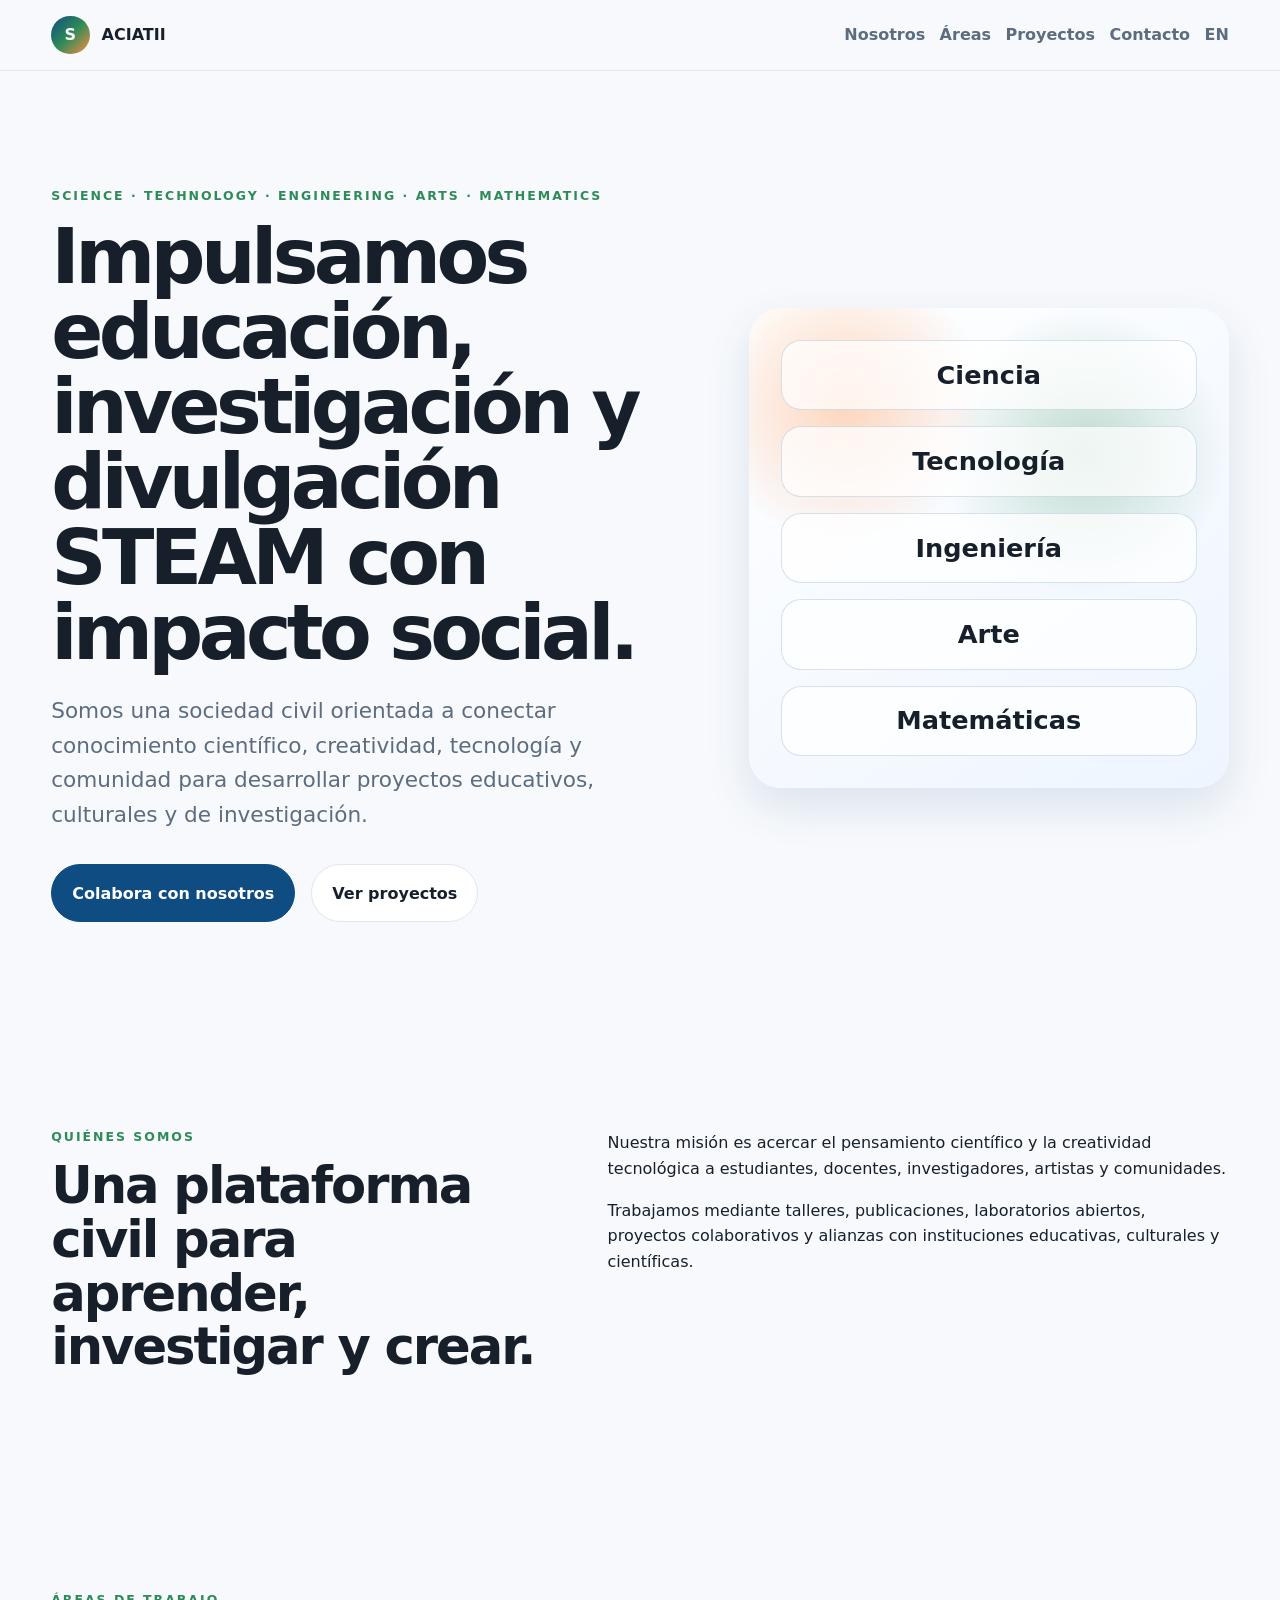
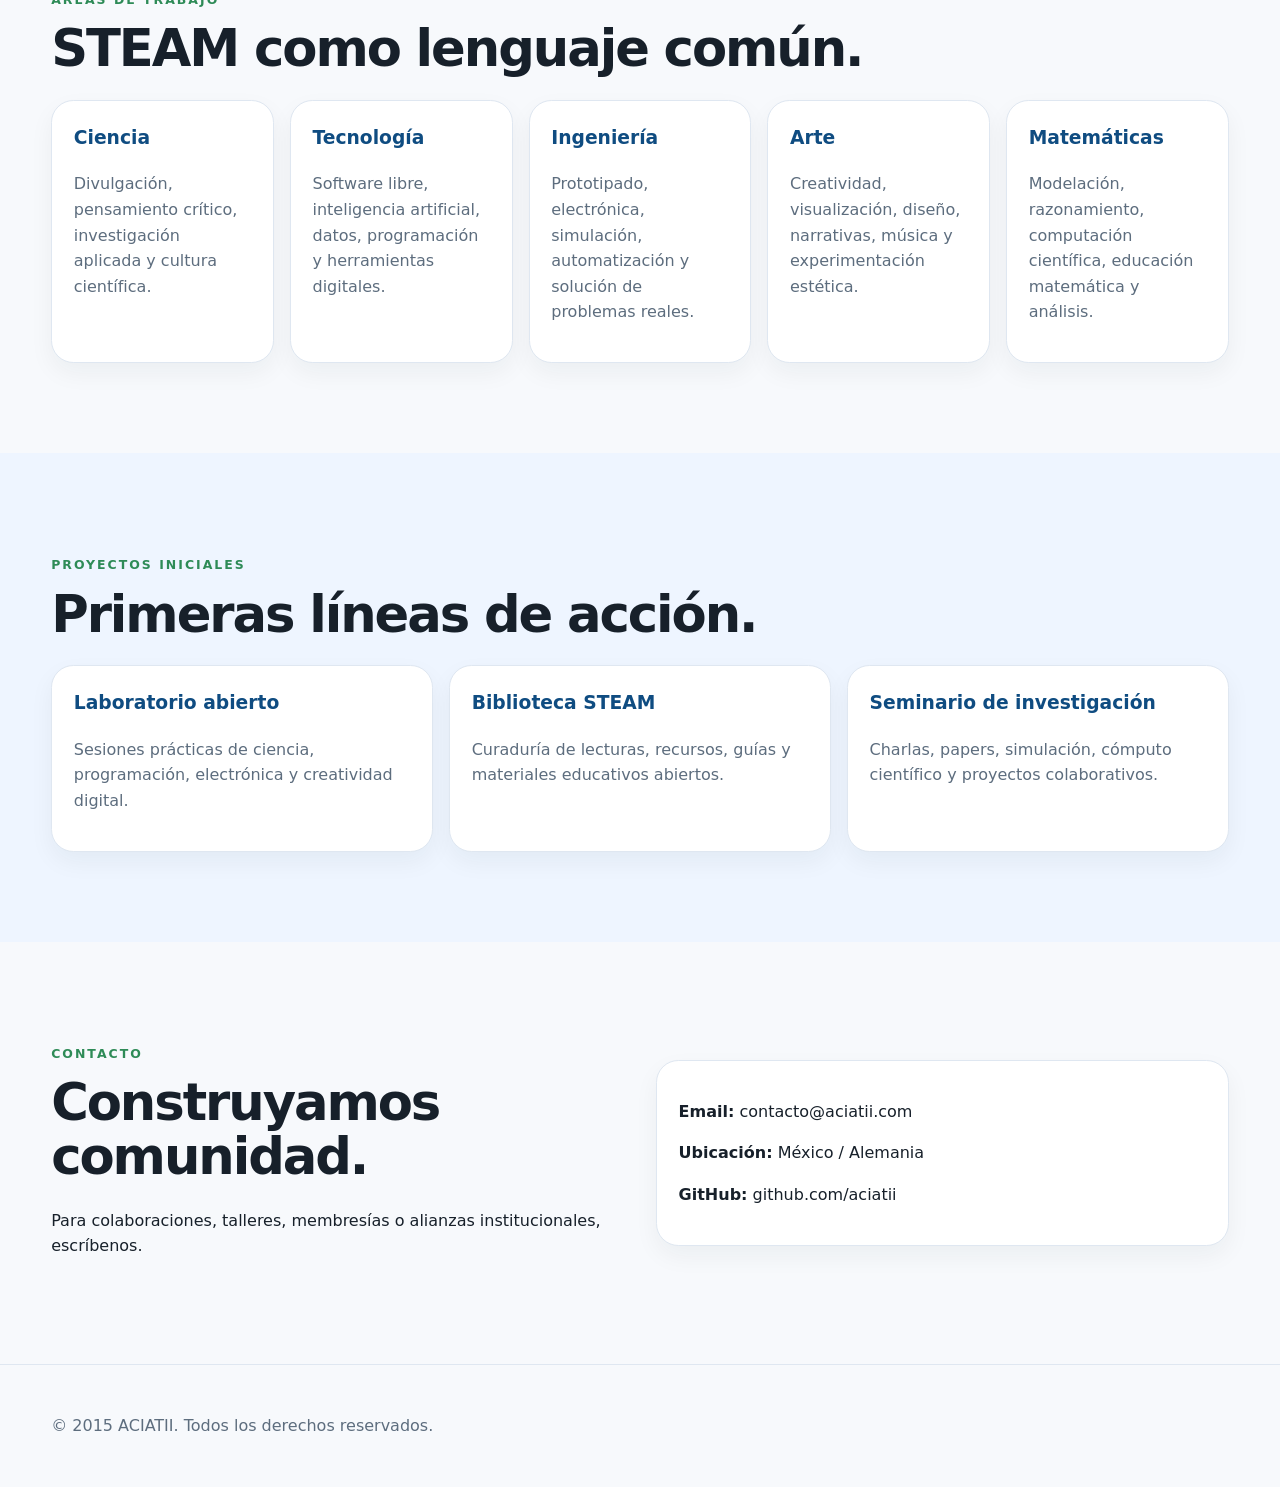
<file: steam-civil-site/index.html>
<!doctype html>
<html lang="es">
<head>
  <meta charset="utf-8" />
  <meta name="viewport" content="width=device-width, initial-scale=1" />
  <title>ACIATII</title>
  <meta name="description" content="Sociedad civil dedicada a ciencia, tecnología, ingeniería, matemáticas y arte." />
  <link rel="stylesheet" href="assets/styles.css" />
</head>
<body>
  <header class="site-header">
    <a class="brand" href="index.html">
      <span class="logo-mark">S</span>
      <span>ACIATII</span>
    </a>
    <nav>
      <a href="#nosotros">Nosotros</a>
      <a href="#areas">Áreas</a>
      <a href="#proyectos">Proyectos</a>
      <a href="#contacto">Contacto</a>
      <a href="en/">EN</a>
    </nav>
  </header>

  <main>
    <section class="hero">
      <div class="hero-content">
        <p class="eyebrow">Science · Technology · Engineering · Arts · Mathematics</p>
        <h1>Impulsamos educación, investigación y divulgación STEAM con impacto social.</h1>
        <p class="lead">Somos una sociedad civil orientada a conectar conocimiento científico, creatividad, tecnología y comunidad para desarrollar proyectos educativos, culturales y de investigación.</p>
        <div class="actions">
          <a class="button primary" href="#contacto">Colabora con nosotros</a>
          <a class="button secondary" href="#proyectos">Ver proyectos</a>
        </div>
      </div>
      <div class="hero-card" aria-label="Resumen de áreas STEAM">
        <span>Ciencia</span>
        <span>Tecnología</span>
        <span>Ingeniería</span>
        <span>Arte</span>
        <span>Matemáticas</span>
      </div>
    </section>

    <section id="nosotros" class="section two-column">
      <div>
        <p class="eyebrow">Quiénes somos</p>
        <h2>Una plataforma civil para aprender, investigar y crear.</h2>
      </div>
      <div>
        <p>Nuestra misión es acercar el pensamiento científico y la creatividad tecnológica a estudiantes, docentes, investigadores, artistas y comunidades.</p>
        <p>Trabajamos mediante talleres, publicaciones, laboratorios abiertos, proyectos colaborativos y alianzas con instituciones educativas, culturales y científicas.</p>
      </div>
    </section>

    <section id="areas" class="section">
      <p class="eyebrow">Áreas de trabajo</p>
      <h2>STEAM como lenguaje común.</h2>
      <div class="grid cards">
        <article><h3>Ciencia</h3><p>Divulgación, pensamiento crítico, investigación aplicada y cultura científica.</p></article>
        <article><h3>Tecnología</h3><p>Software libre, inteligencia artificial, datos, programación y herramientas digitales.</p></article>
        <article><h3>Ingeniería</h3><p>Prototipado, electrónica, simulación, automatización y solución de problemas reales.</p></article>
        <article><h3>Arte</h3><p>Creatividad, visualización, diseño, narrativas, música y experimentación estética.</p></article>
        <article><h3>Matemáticas</h3><p>Modelación, razonamiento, computación científica, educación matemática y análisis.</p></article>
      </div>
    </section>

    <section id="proyectos" class="section highlight">
      <p class="eyebrow">Proyectos iniciales</p>
      <h2>Primeras líneas de acción.</h2>
      <div class="grid projects">
        <article><h3>Laboratorio abierto</h3><p>Sesiones prácticas de ciencia, programación, electrónica y creatividad digital.</p></article>
        <article><h3>Biblioteca STEAM</h3><p>Curaduría de lecturas, recursos, guías y materiales educativos abiertos.</p></article>
        <article><h3>Seminario de investigación</h3><p>Charlas, papers, simulación, cómputo científico y proyectos colaborativos.</p></article>
      </div>
    </section>

    <section id="contacto" class="section contact">
      <div>
        <p class="eyebrow">Contacto</p>
        <h2>Construyamos comunidad.</h2>
        <p>Para colaboraciones, talleres, membresías o alianzas institucionales, escríbenos.</p>
      </div>
      <div class="contact-card">
        <p><strong>Email:</strong> contacto@aciatii.com</p>
        <p><strong>Ubicación:</strong> México / Alemania</p>
        <p><strong>GitHub:</strong> github.com/aciatii</p>
      </div>
    </section>
  </main>

  <footer>
    <p>© <span id="year"></span>2015 ACIATII. Todos los derechos reservados.
</p>
  </footer>
</body>
</html>
</file>
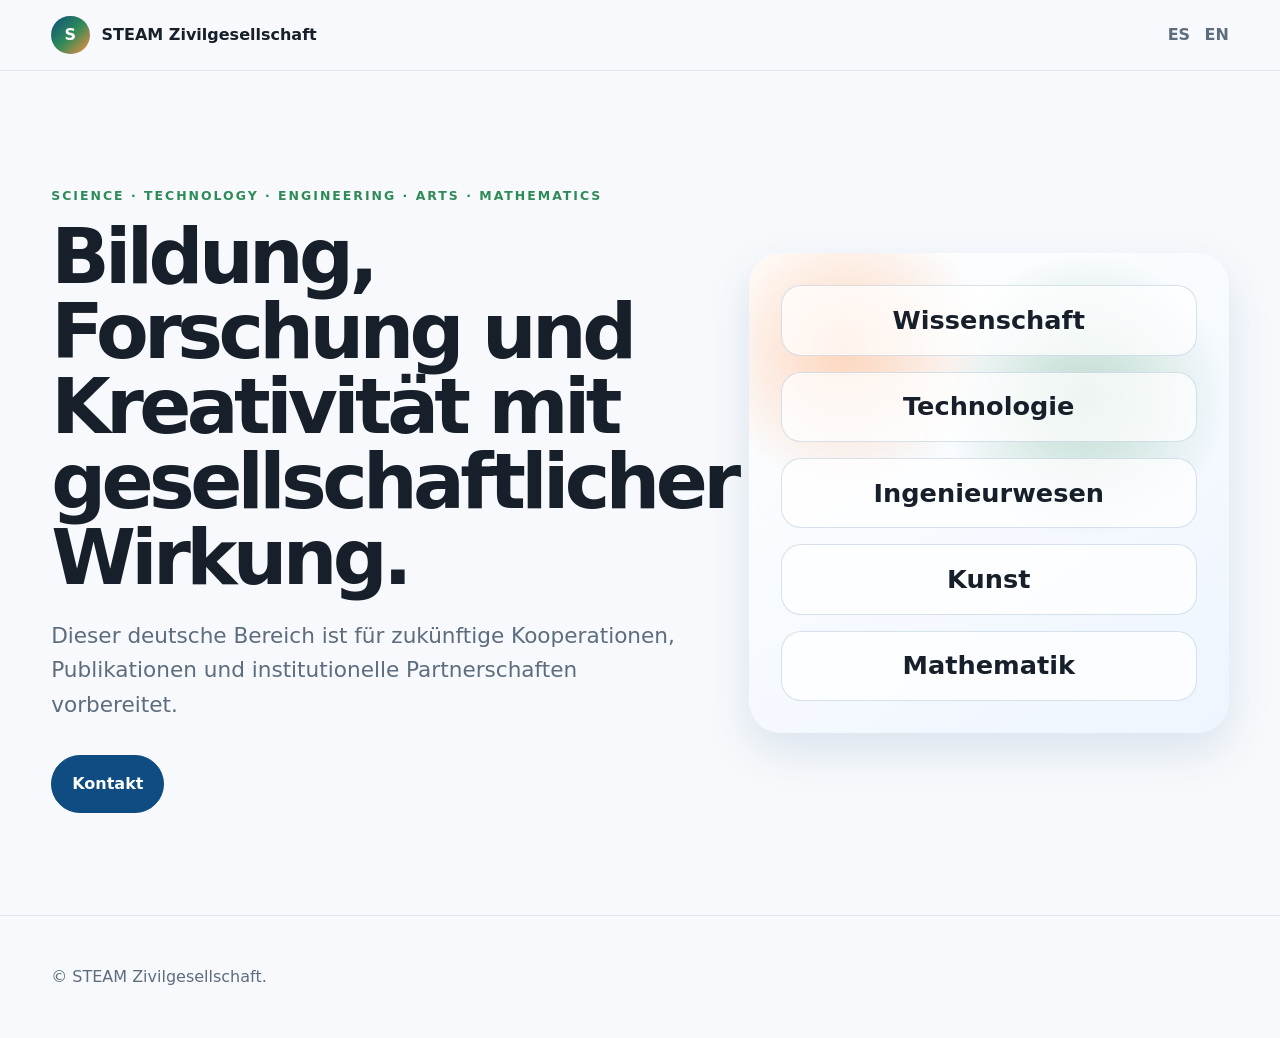
<file: steam-civil-site/de/index.html>
<!doctype html><html lang="de"><head><meta charset="utf-8"><meta name="viewport" content="width=device-width, initial-scale=1"><title>STEAM Zivilgesellschaft</title><link rel="stylesheet" href="../assets/styles.css"></head><body><header class="site-header"><a class="brand" href="../index.html"><span class="logo-mark">S</span><span>STEAM Zivilgesellschaft</span></a><nav><a href="../index.html">ES</a><a href="../en/">EN</a></nav></header><main><section class="hero"><div class="hero-content"><p class="eyebrow">Science · Technology · Engineering · Arts · Mathematics</p><h1>Bildung, Forschung und Kreativität mit gesellschaftlicher Wirkung.</h1><p class="lead">Dieser deutsche Bereich ist für zukünftige Kooperationen, Publikationen und institutionelle Partnerschaften vorbereitet.</p><div class="actions"><a class="button primary" href="mailto:contacto@tudominio.org">Kontakt</a></div></div><div class="hero-card"><span>Wissenschaft</span><span>Technologie</span><span>Ingenieurwesen</span><span>Kunst</span><span>Mathematik</span></div></section></main><footer><p>© STEAM Zivilgesellschaft.</p></footer></body></html>
</file>
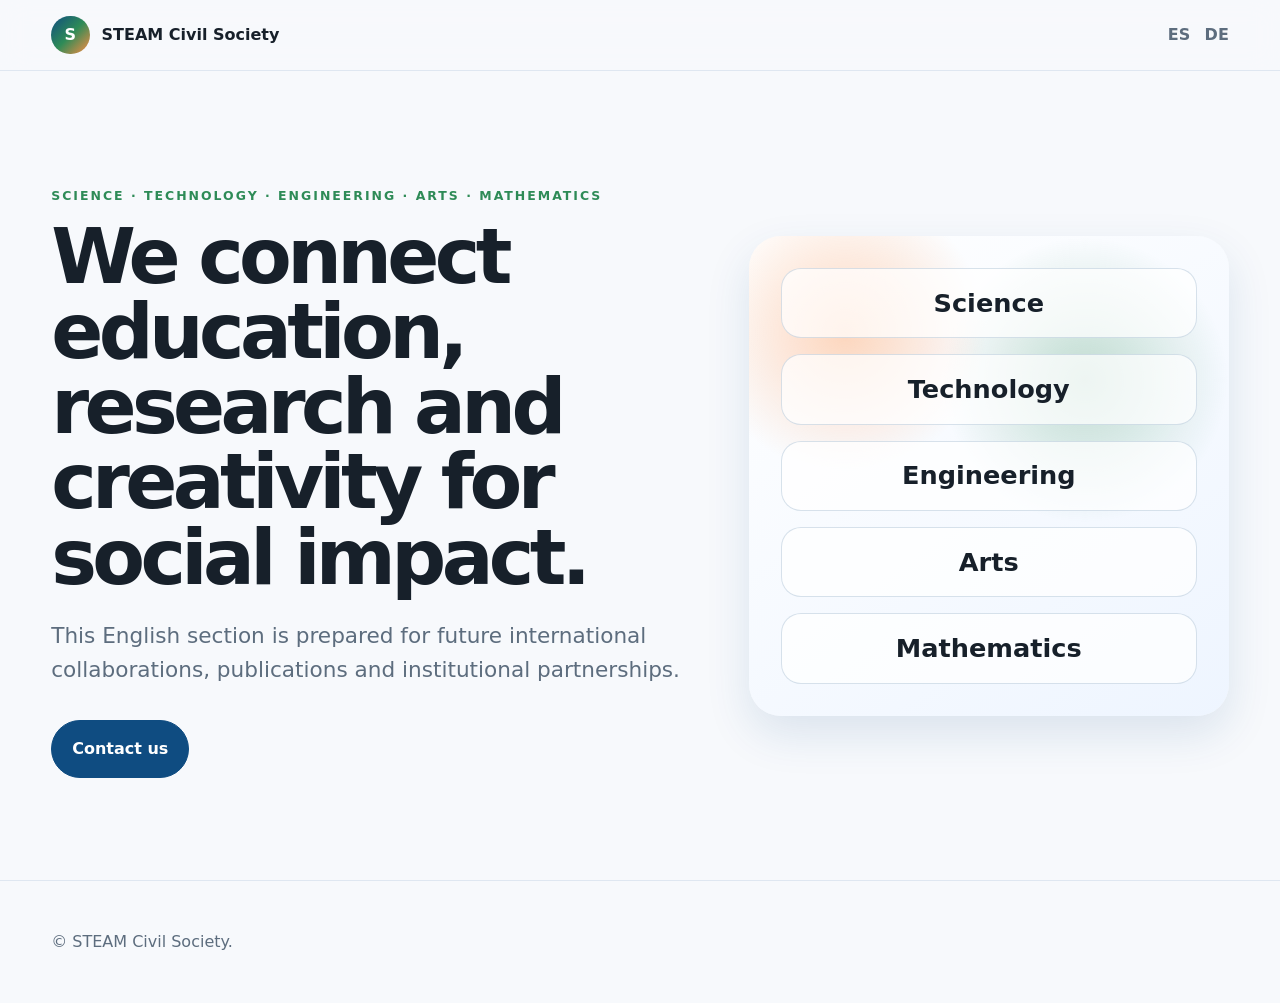
<file: steam-civil-site/en/index.html>
<!doctype html><html lang="en"><head><meta charset="utf-8"><meta name="viewport" content="width=device-width, initial-scale=1"><title>STEAM Civil Society</title><link rel="stylesheet" href="../assets/styles.css"></head><body><header class="site-header"><a class="brand" href="../index.html"><span class="logo-mark">S</span><span>STEAM Civil Society</span></a><nav><a href="../index.html">ES</a><a href="../de/">DE</a></nav></header><main><section class="hero"><div class="hero-content"><p class="eyebrow">Science · Technology · Engineering · Arts · Mathematics</p><h1>We connect education, research and creativity for social impact.</h1><p class="lead">This English section is prepared for future international collaborations, publications and institutional partnerships.</p><div class="actions"><a class="button primary" href="mailto:contacto@tudominio.org">Contact us</a></div></div><div class="hero-card"><span>Science</span><span>Technology</span><span>Engineering</span><span>Arts</span><span>Mathematics</span></div></section></main><footer><p>© STEAM Civil Society.</p></footer></body></html>
</file>
<file: steam-civil-site/assets/styles.css>
:root {
  --bg: #f7f9fc;
  --text: #17202a;
  --muted: #5d6d7e;
  --blue: #0f4c81;
  --green: #2e8b57;
  --orange: #ff8c42;
  --card: #ffffff;
  --border: #dfe7f1;
  --shadow: 0 18px 45px rgba(15, 76, 129, 0.12);
}
* { box-sizing: border-box; }
html { scroll-behavior: smooth; }
body {
  margin: 0;
  font-family: Inter, ui-sans-serif, system-ui, -apple-system, BlinkMacSystemFont, "Segoe UI", sans-serif;
  background: var(--bg);
  color: var(--text);
  line-height: 1.6;
}
a { color: inherit; text-decoration: none; }
.site-header {
  position: sticky;
  top: 0;
  z-index: 10;
  display: flex;
  align-items: center;
  justify-content: space-between;
  gap: 1rem;
  padding: 1rem clamp(1rem, 4vw, 4rem);
  background: rgba(247, 249, 252, 0.88);
  backdrop-filter: blur(14px);
  border-bottom: 1px solid var(--border);
}
.brand { display: flex; align-items: center; gap: .75rem; font-weight: 800; }
.logo-mark {
  display: inline-grid;
  place-items: center;
  width: 2.4rem;
  height: 2.4rem;
  border-radius: 50%;
  color: white;
  background: linear-gradient(135deg, var(--blue), var(--green), var(--orange));
}
nav { display: flex; flex-wrap: wrap; gap: .9rem; color: var(--muted); font-weight: 600; }
nav a:hover { color: var(--blue); }
main { overflow: hidden; }
.hero {
  min-height: 76vh;
  display: grid;
  grid-template-columns: minmax(0, 1.15fr) minmax(280px, .85fr);
  gap: 3rem;
  align-items: center;
  padding: clamp(3rem, 8vw, 7rem) clamp(1rem, 4vw, 4rem);
}
.hero h1 { font-size: clamp(2.4rem, 6vw, 5.7rem); line-height: .98; letter-spacing: -0.06em; margin: .5rem 0 1.5rem; }
.lead { font-size: clamp(1.1rem, 2vw, 1.35rem); color: var(--muted); max-width: 58rem; }
.eyebrow { text-transform: uppercase; letter-spacing: .16em; font-weight: 800; font-size: .78rem; color: var(--green); }
.actions { display: flex; flex-wrap: wrap; gap: 1rem; margin-top: 2rem; }
.button { padding: .95rem 1.25rem; border-radius: 999px; font-weight: 800; border: 1px solid var(--border); }
.primary { color: white; background: var(--blue); border-color: var(--blue); }
.secondary { background: white; }
.hero-card {
  min-height: 30rem;
  padding: 2rem;
  border-radius: 2rem;
  background: radial-gradient(circle at 20% 20%, rgba(255,140,66,.35), transparent 26%), radial-gradient(circle at 70% 30%, rgba(46,139,87,.28), transparent 30%), linear-gradient(145deg, #ffffff, #eef5ff);
  box-shadow: var(--shadow);
  display: grid;
  gap: 1rem;
}
.hero-card span {
  display: flex;
  align-items: center;
  justify-content: center;
  border: 1px solid rgba(15,76,129,.16);
  border-radius: 1.25rem;
  background: rgba(255,255,255,.72);
  font-size: clamp(1.1rem, 2vw, 1.8rem);
  font-weight: 900;
}
.section { padding: clamp(3rem, 7vw, 6rem) clamp(1rem, 4vw, 4rem); }
.section h2 { font-size: clamp(2rem, 4vw, 3.8rem); line-height: 1.05; letter-spacing: -0.04em; margin: .25rem 0 1.5rem; }
.two-column { display: grid; grid-template-columns: .9fr 1.1fr; gap: 3rem; }
.grid { display: grid; gap: 1rem; }
.cards { grid-template-columns: repeat(5, minmax(0, 1fr)); }
.projects { grid-template-columns: repeat(3, minmax(0, 1fr)); }
article, .contact-card {
  background: var(--card);
  border: 1px solid var(--border);
  border-radius: 1.4rem;
  padding: 1.35rem;
  box-shadow: 0 10px 24px rgba(23,32,42,.05);
}
article h3 { margin-top: 0; color: var(--blue); }
article p { color: var(--muted); }
.highlight { background: #eef5ff; }
.contact { display: grid; grid-template-columns: 1fr 1fr; gap: 2rem; align-items: center; }
footer { padding: 2rem clamp(1rem, 4vw, 4rem); border-top: 1px solid var(--border); color: var(--muted); }
@media (max-width: 900px) {
  .site-header, .hero, .two-column, .contact { grid-template-columns: 1fr; }
  .site-header { align-items: flex-start; flex-direction: column; }
  .cards, .projects { grid-template-columns: 1fr; }
  .hero-card { min-height: auto; }
}
</file>
